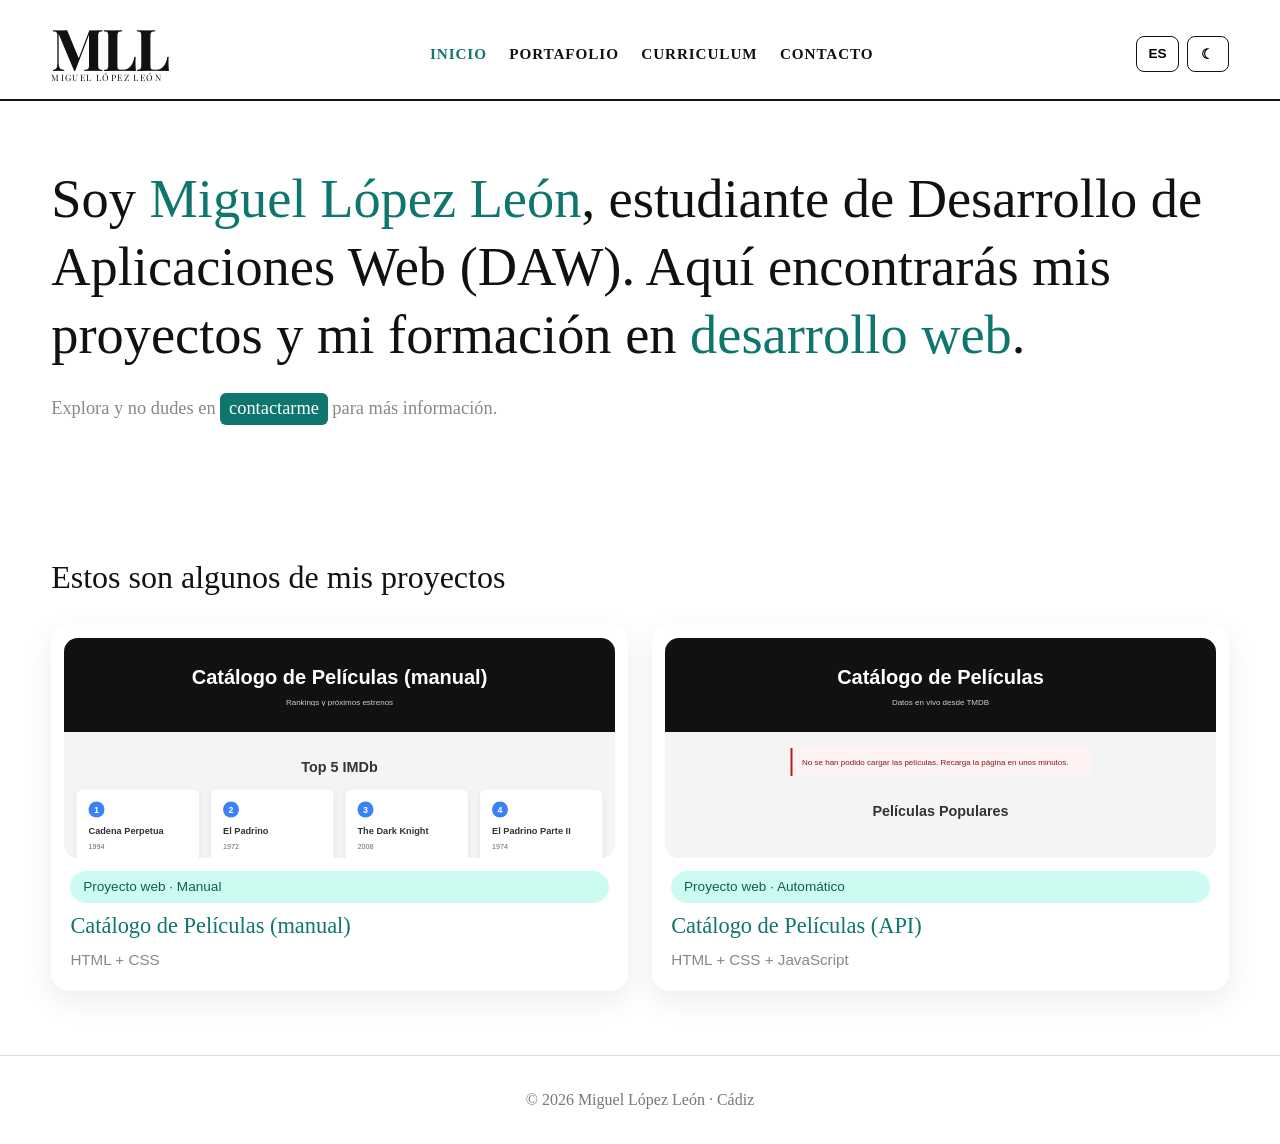
<file: index.html>
<!DOCTYPE html>
<html lang="es">
<head>
    <meta charset="UTF-8">
    <meta name="viewport" content="width=device-width, initial-scale=1.0">
    <title>Inicio | Miguel López León</title>
    <link rel="stylesheet" href="styles.css">
    <script>
        if (localStorage.getItem("tema") === "oscuro") {
            document.documentElement.classList.add("oscuro");
        }
    </script>
</head>
<body>

    <header>
        <div class="barra">
            <a href="index.html" class="logo">
                <span class="logo-letra">MLL</span>
                <span class="logo-nombre">MIGUEL LÓPEZ LEÓN</span>
            </a>
            <nav>
                <ul>
                    <li><a href="index.html" class="activo" data-i18n="nav-inicio">INICIO</a></li>
                    <li><a href="portafolio.html" data-i18n="nav-portafolio">PORTAFOLIO</a></li>
                    <li><a href="curriculum.html" data-i18n="nav-curriculum">CURRICULUM</a></li>
                    <li><a href="contacto.html" data-i18n="nav-contacto">CONTACTO</a></li>
                </ul>
            </nav>
            <div class="utiles">
                <button type="button" class="btn-util" id="btn-idioma">ES</button>
                <button type="button" class="btn-util" id="btn-tema">☾</button>
            </div>
        </div>
    </header>

    <main>
        <section class="hero">
            <h1>
                <span data-i18n="hero-1">Soy</span>
                <span class="naranja">Miguel López León</span><span data-i18n="hero-2">, estudiante de Desarrollo de Aplicaciones Web (DAW). Aquí encontrarás mis proyectos y mi formación en</span>
                <span class="naranja" data-i18n="hero-3">desarrollo web</span>.
            </h1>
            <p class="hero-texto">
                <span data-i18n="hero-4">Explora y no dudes en</span>
                <a href="contacto.html" class="btn-contacto" data-i18n="hero-btn">contactarme</a>
                <span data-i18n="hero-5">para más información.</span>
            </p>
        </section>

        <section class="trabajos">
            <h2 data-i18n="trabajos">Estos son algunos de mis proyectos</h2>
            <div class="grid-trabajos grid-dos">
                <a href="catalogo.html" class="tarjeta-link">
                    <article class="tarjeta">
                        <div class="preview">
                            <iframe src="catalogo.html" title="Vista previa catálogo manual"></iframe>
                        </div>
                        <p class="etiqueta">Proyecto web · Manual</p>
                        <h3>Catálogo de Películas (manual)</h3>
                        <p class="tecnologias">HTML + CSS</p>
                    </article>
                </a>
                <a href="catalogo-api.html" class="tarjeta-link">
                    <article class="tarjeta">
                        <div class="preview">
                            <iframe src="catalogo-api.html" title="Vista previa catálogo API"></iframe>
                        </div>
                        <p class="etiqueta">Proyecto web · Automático</p>
                        <h3>Catálogo de Películas (API)</h3>
                        <p class="tecnologias">HTML + CSS + JavaScript</p>
                    </article>
                </a>
            </div>
        </section>
    </main>

    <footer>
        <p>© 2026 Miguel López León · Cádiz</p>
    </footer>

    <script src="extra.js"></script>
</body>
</html>
</file>
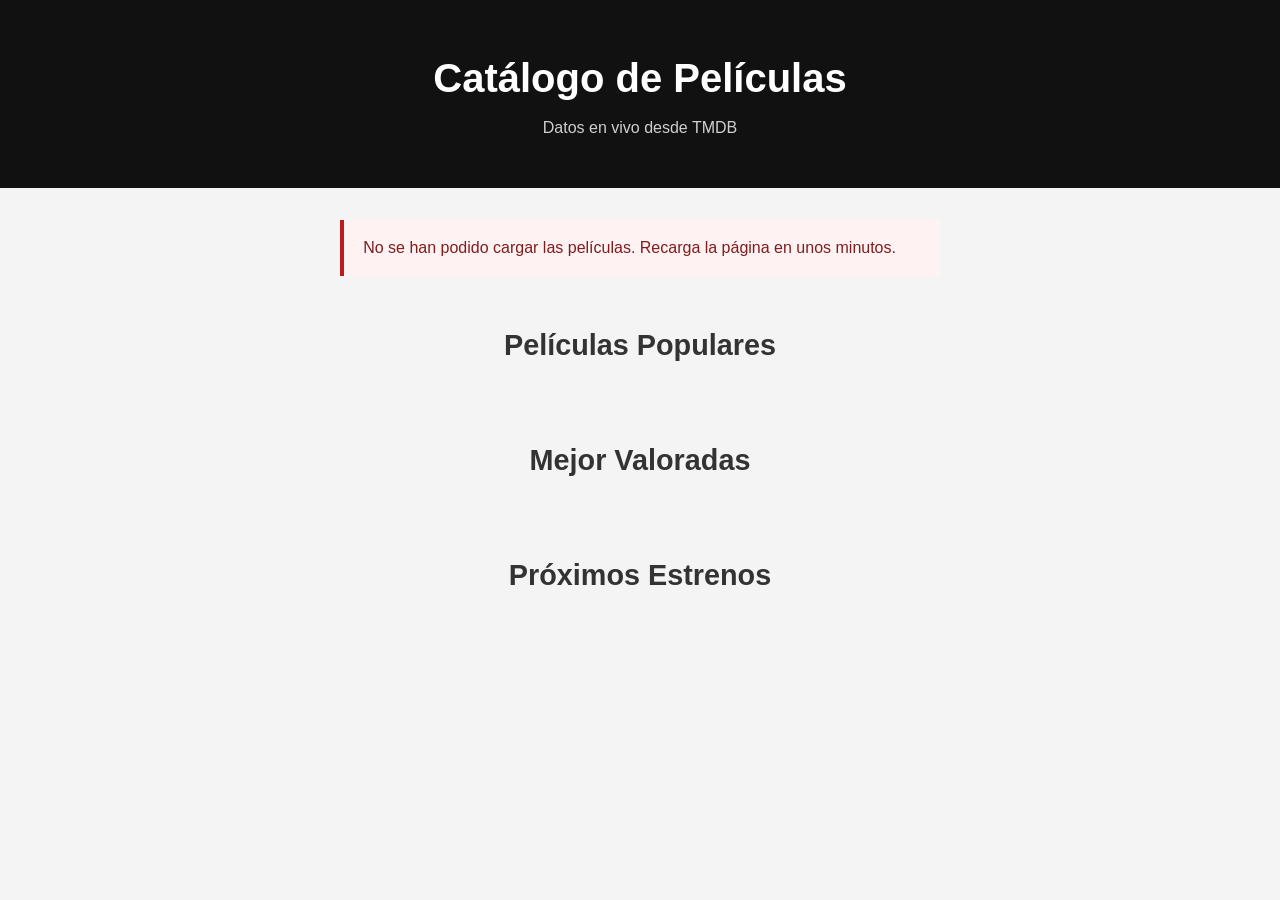
<file: catalogo-api.html>
<!DOCTYPE html>
<html lang="es">
<head>
    <meta charset="UTF-8">
    <meta name="viewport" content="width=device-width, initial-scale=1.0">
    <title>Catálogo de Películas (API)</title>
    <link rel="stylesheet" href="catalogo.css">
</head>
<body>
    <header>
        <h1>Catálogo de Películas</h1>
        <p>Datos en vivo desde TMDB</p>
    </header>
    <main>
        <section class="ranking">
            <h2>Películas Populares</h2>
            <div class="grid" id="populares"></div>
        </section>
        <section class="ranking">
            <h2>Mejor Valoradas</h2>
            <div class="grid" id="valoradas"></div>
        </section>
        <section class="ranking">
            <h2>Próximos Estrenos</h2>
            <div class="grid" id="estrenos"></div>
        </section>
    </main>
    <script src="catalogo-api.js"></script>
</body>
</html>
</file>
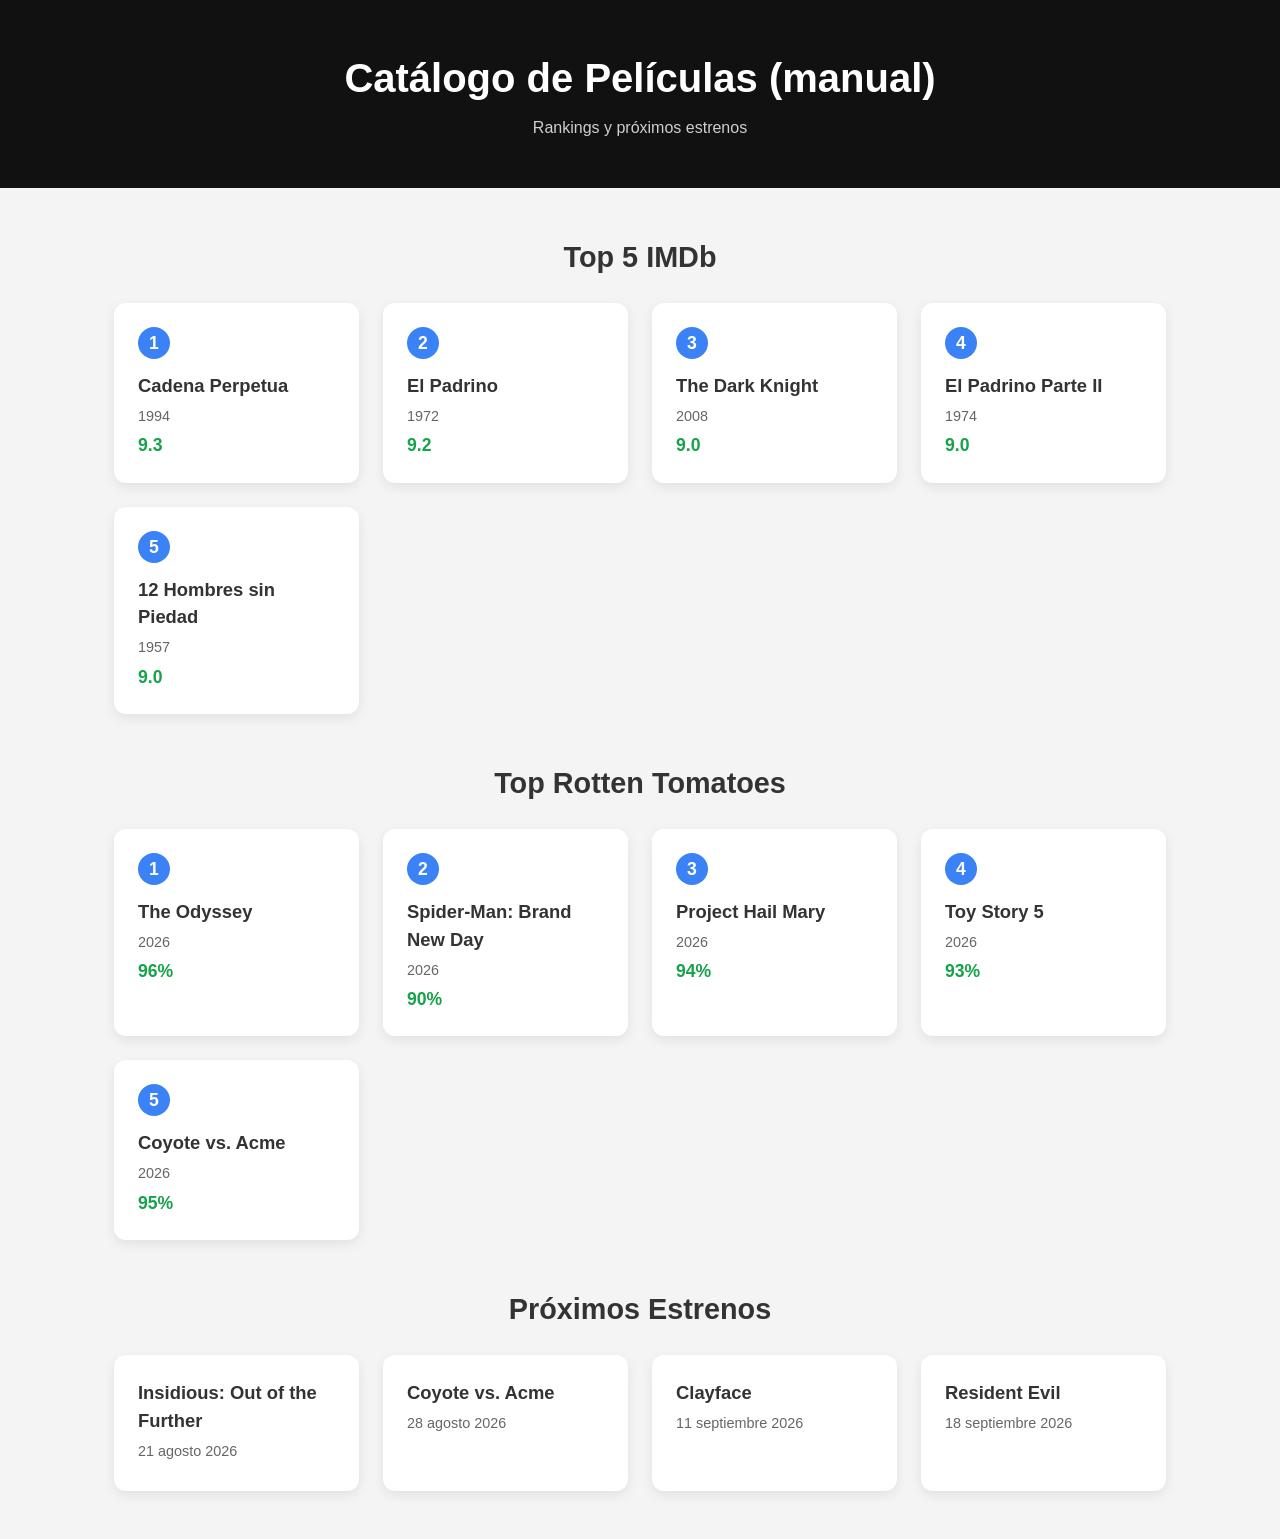
<file: catalogo.html>
<!DOCTYPE html>
<html lang="es">
<head>
    <meta charset="UTF-8">
    <meta name="viewport" content="width=device-width, initial-scale=1.0">
    <title>Catálogo de Películas (manual)</title>
    <link rel="stylesheet" href="catalogo.css">
</head>
<body>
    <header>
        <h1>Catálogo de Películas (manual)</h1>
        <p>Rankings y próximos estrenos</p>
    </header>
    <main>
        <section class="ranking">
            <h2>Top 5 IMDb</h2>
            <div class="grid">
                <article class="pelicula"><span class="posicion">1</span><h3>Cadena Perpetua</h3><p class="anio">1994</p><p class="nota">9.3</p></article>
                <article class="pelicula"><span class="posicion">2</span><h3>El Padrino</h3><p class="anio">1972</p><p class="nota">9.2</p></article>
                <article class="pelicula"><span class="posicion">3</span><h3>The Dark Knight</h3><p class="anio">2008</p><p class="nota">9.0</p></article>
                <article class="pelicula"><span class="posicion">4</span><h3>El Padrino Parte II</h3><p class="anio">1974</p><p class="nota">9.0</p></article>
                <article class="pelicula"><span class="posicion">5</span><h3>12 Hombres sin Piedad</h3><p class="anio">1957</p><p class="nota">9.0</p></article>
            </div>
        </section>
        <section class="ranking">
            <h2>Top Rotten Tomatoes</h2>
            <div class="grid">
                <article class="pelicula"><span class="posicion">1</span><h3>The Odyssey</h3><p class="anio">2026</p><p class="nota">96%</p></article>
                <article class="pelicula"><span class="posicion">2</span><h3>Spider-Man: Brand New Day</h3><p class="anio">2026</p><p class="nota">90%</p></article>
                <article class="pelicula"><span class="posicion">3</span><h3>Project Hail Mary</h3><p class="anio">2026</p><p class="nota">94%</p></article>
                <article class="pelicula"><span class="posicion">4</span><h3>Toy Story 5</h3><p class="anio">2026</p><p class="nota">93%</p></article>
                <article class="pelicula"><span class="posicion">5</span><h3>Coyote vs. Acme</h3><p class="anio">2026</p><p class="nota">95%</p></article>
            </div>
        </section>
        <section class="ranking">
            <h2>Próximos Estrenos</h2>
            <div class="grid">
                <article class="pelicula"><h3>Insidious: Out of the Further</h3><p class="anio">21 agosto 2026</p></article>
                <article class="pelicula"><h3>Coyote vs. Acme</h3><p class="anio">28 agosto 2026</p></article>
                <article class="pelicula"><h3>Clayface</h3><p class="anio">11 septiembre 2026</p></article>
                <article class="pelicula"><h3>Resident Evil</h3><p class="anio">18 septiembre 2026</p></article>
            </div>
        </section>
    </main>
</body>
</html>
</file>
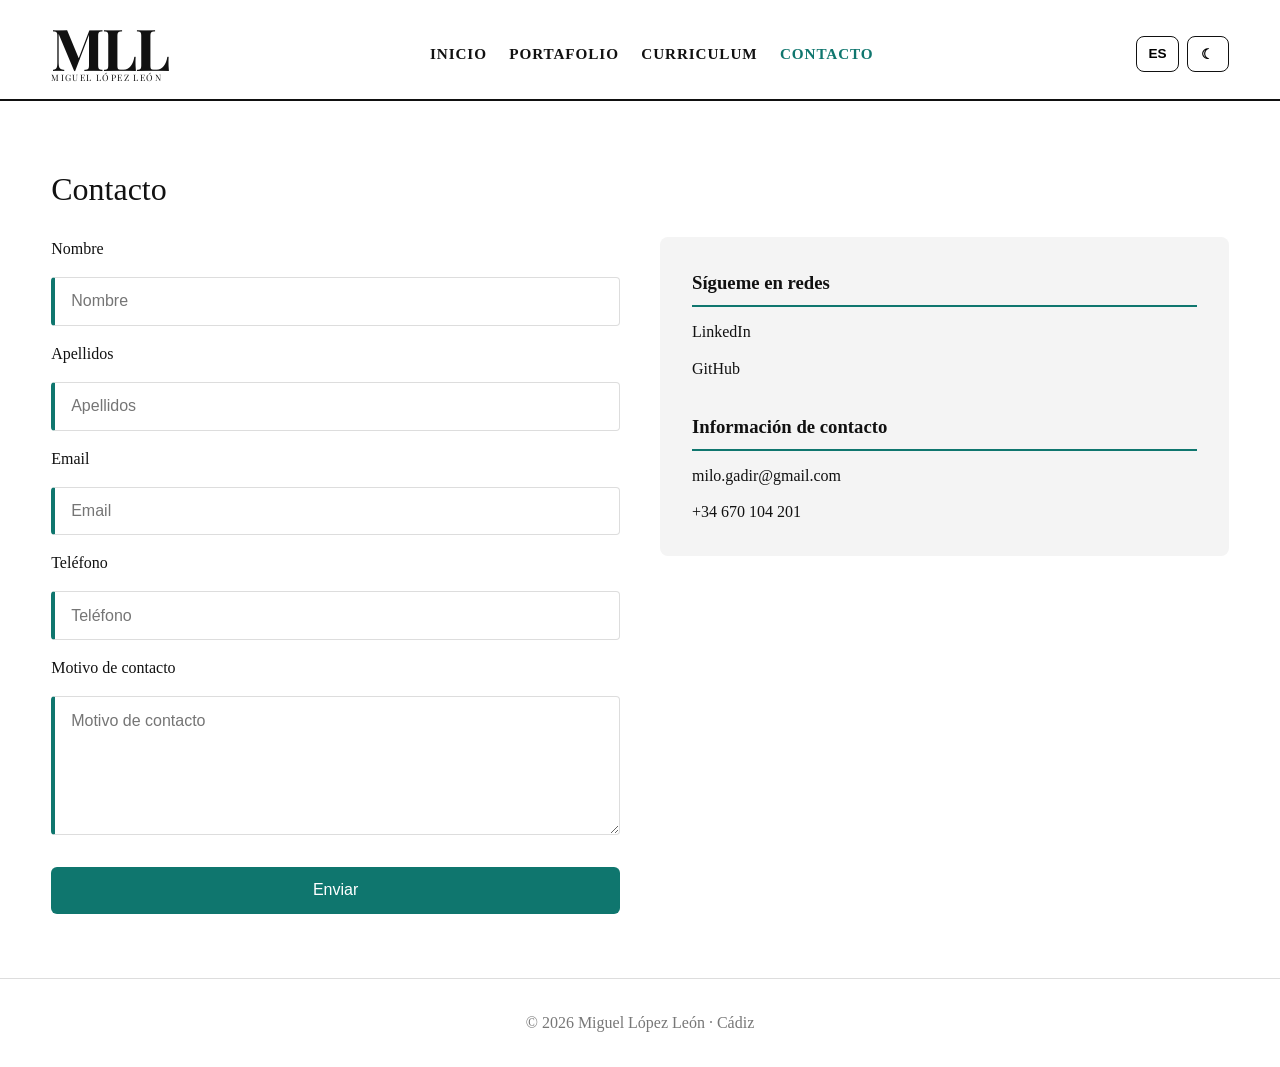
<file: contacto.html>
<!DOCTYPE html>
<html lang="es">
<head>
    <meta charset="UTF-8">
    <meta name="viewport" content="width=device-width, initial-scale=1.0">
    <title>Contacto | Miguel López León</title>
    <link rel="stylesheet" href="styles.css">
    <script>
        if (localStorage.getItem("tema") === "oscuro") {
            document.documentElement.classList.add("oscuro");
        }
    </script>
</head>
<body>
    <header>
        <div class="barra">
            <a href="index.html" class="logo">
                <span class="logo-letra">MLL</span>
                <span class="logo-nombre">MIGUEL LÓPEZ LEÓN</span>
            </a>
            <nav>
                <ul>
                    <li><a href="index.html" data-i18n="nav-inicio">INICIO</a></li>
                    <li><a href="portafolio.html" data-i18n="nav-portafolio">PORTAFOLIO</a></li>
                    <li><a href="curriculum.html" data-i18n="nav-curriculum">CURRICULUM</a></li>
                    <li><a href="contacto.html" class="activo" data-i18n="nav-contacto">CONTACTO</a></li>
                </ul>
            </nav>
            <div class="utiles">
                <button type="button" class="btn-util" id="btn-idioma">ES</button>
                <button type="button" class="btn-util" id="btn-tema">☾</button>
            </div>
        </div>
    </header>
    <main>
        <section id="contacto" class="contacto">
            <h2 data-i18n="contacto-titulo">Contacto</h2>
            <div class="contacto-grid">
                <form class="formulario" id="formulario">
                    <input type="hidden" name="access_key" value="bca43740-280f-452f-8e78-7fd8f1b93608">
                    <input type="hidden" name="subject" value="Nuevo mensaje desde el portafolio">
                    <input type="checkbox" name="botcheck" style="display:none" tabindex="-1" autocomplete="off">

                    <label for="nombre" data-i18n="ph-nombre">Nombre</label>
                    <input type="text" id="nombre" name="name" data-i18n-ph="ph-nombre" placeholder="Nombre" required>

                    <label for="apellidos" data-i18n="ph-apellidos">Apellidos</label>
                    <input type="text" id="apellidos" name="apellidos" data-i18n-ph="ph-apellidos" placeholder="Apellidos">

                    <label for="email" data-i18n="ph-email">Email</label>
                    <input type="email" id="email" name="email" data-i18n-ph="ph-email" placeholder="Email" required>

                    <label for="telefono" data-i18n="ph-telefono">Teléfono</label>
                    <input type="tel" id="telefono" name="telefono" data-i18n-ph="ph-telefono" placeholder="Teléfono">

                    <label for="motivo" data-i18n="ph-motivo">Motivo de contacto</label>
                    <textarea id="motivo" name="message" rows="6" data-i18n-ph="ph-motivo" placeholder="Motivo de contacto" required></textarea>

                    <p class="estado-form" id="estado-form" aria-live="polite"></p>
                    <button type="submit" data-i18n="enviar">Enviar</button>
                </form>
                <aside class="contacto-info">
                    <h3 data-i18n="redes">Sígueme en redes</h3>
                    <p><a href="https://linkedin.com/in/miguel-lópez-león-2a3794136/" target="_blank">LinkedIn</a></p>
                    <p><a href="https://github.com/milogades" target="_blank">GitHub</a></p>
                    <h3 data-i18n="info">Información de contacto</h3>
                    <p><a href="mailto:milo.gadir@gmail.com">milo.gadir@gmail.com</a></p>
                    <p><a href="tel:+34670104201">+34 670 104 201</a></p>
                </aside>
            </div>
        </section>
    </main>
    <footer>
        <p>© 2026 Miguel López León · Cádiz</p>
    </footer>
    <script src="extra.js"></script>
</body>
</html>
</file>
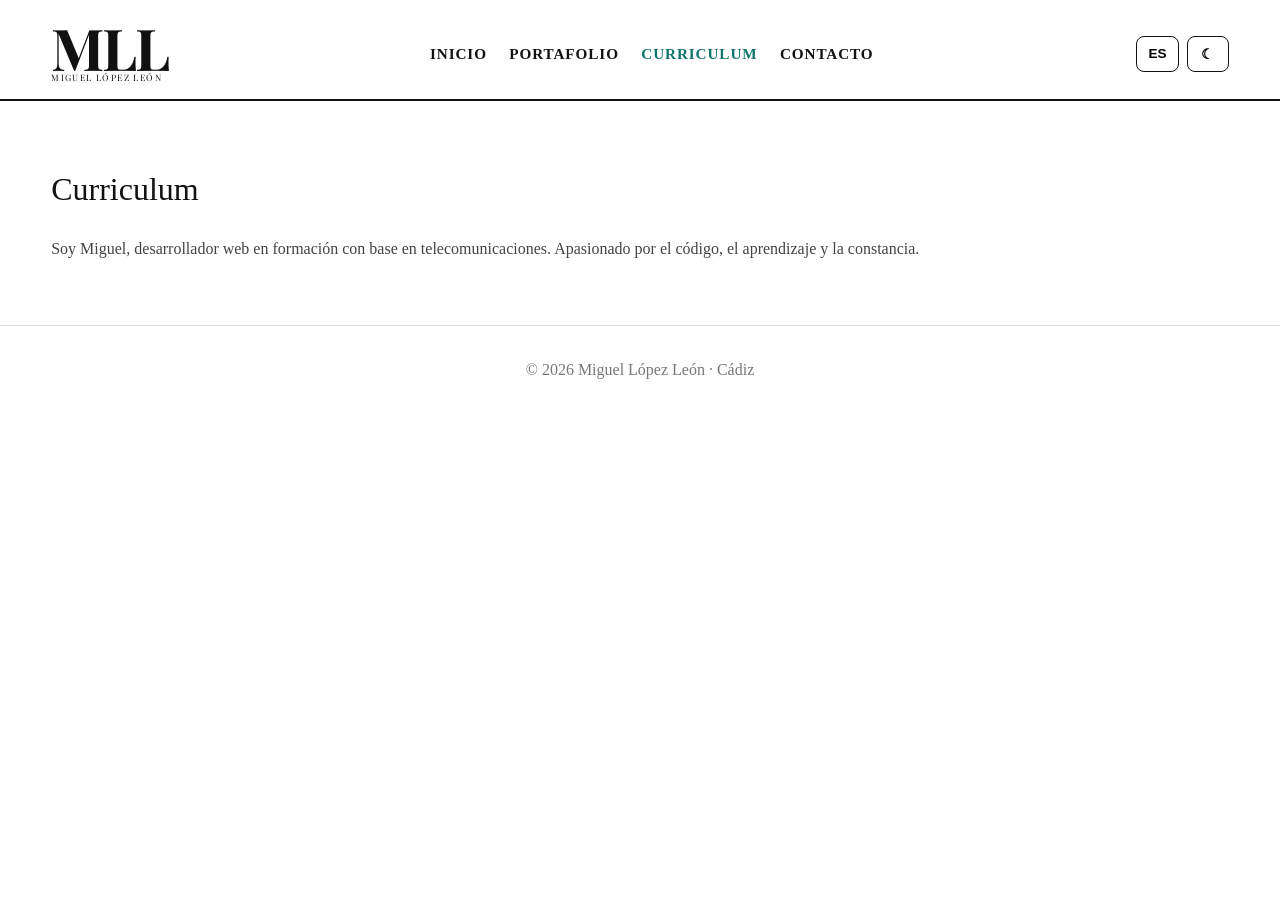
<file: curriculum.html>
<!DOCTYPE html>
<html lang="es">
<head>
    <meta charset="UTF-8">
    <meta name="viewport" content="width=device-width, initial-scale=1.0">
    <title>Curriculum | Miguel López León</title>
    <link rel="stylesheet" href="styles.css">
    <script>
        if (localStorage.getItem("tema") === "oscuro") {
            document.documentElement.classList.add("oscuro");
        }
    </script>
</head>
<body>
    <header>
        <div class="barra">
            <a href="index.html" class="logo">
                <span class="logo-letra">MLL</span>
                <span class="logo-nombre">MIGUEL LÓPEZ LEÓN</span>
            </a>
            <nav>
                <ul>
                    <li><a href="index.html" data-i18n="nav-inicio">INICIO</a></li>
                    <li><a href="portafolio.html" data-i18n="nav-portafolio">PORTAFOLIO</a></li>
                    <li><a href="curriculum.html" class="activo" data-i18n="nav-curriculum">CURRICULUM</a></li>
                    <li><a href="contacto.html" data-i18n="nav-contacto">CONTACTO</a></li>
                </ul>
            </nav>
            <div class="utiles">
                <button type="button" class="btn-util" id="btn-idioma">ES</button>
                <button type="button" class="btn-util" id="btn-tema">☾</button>
            </div>
        </div>
    </header>
    <main>
        <section id="curriculum">
            <h2 data-i18n="cv-titulo">Curriculum</h2>
            <p data-i18n="cv-texto">Soy Miguel, desarrollador web en formación con base en telecomunicaciones. Apasionado por el código, el aprendizaje y la constancia.</p>
        </section>
    </main>
    <footer>
        <p>© 2026 Miguel López León · Cádiz</p>
    </footer>
    <script src="extra.js"></script>
</body>
</html>
</file>
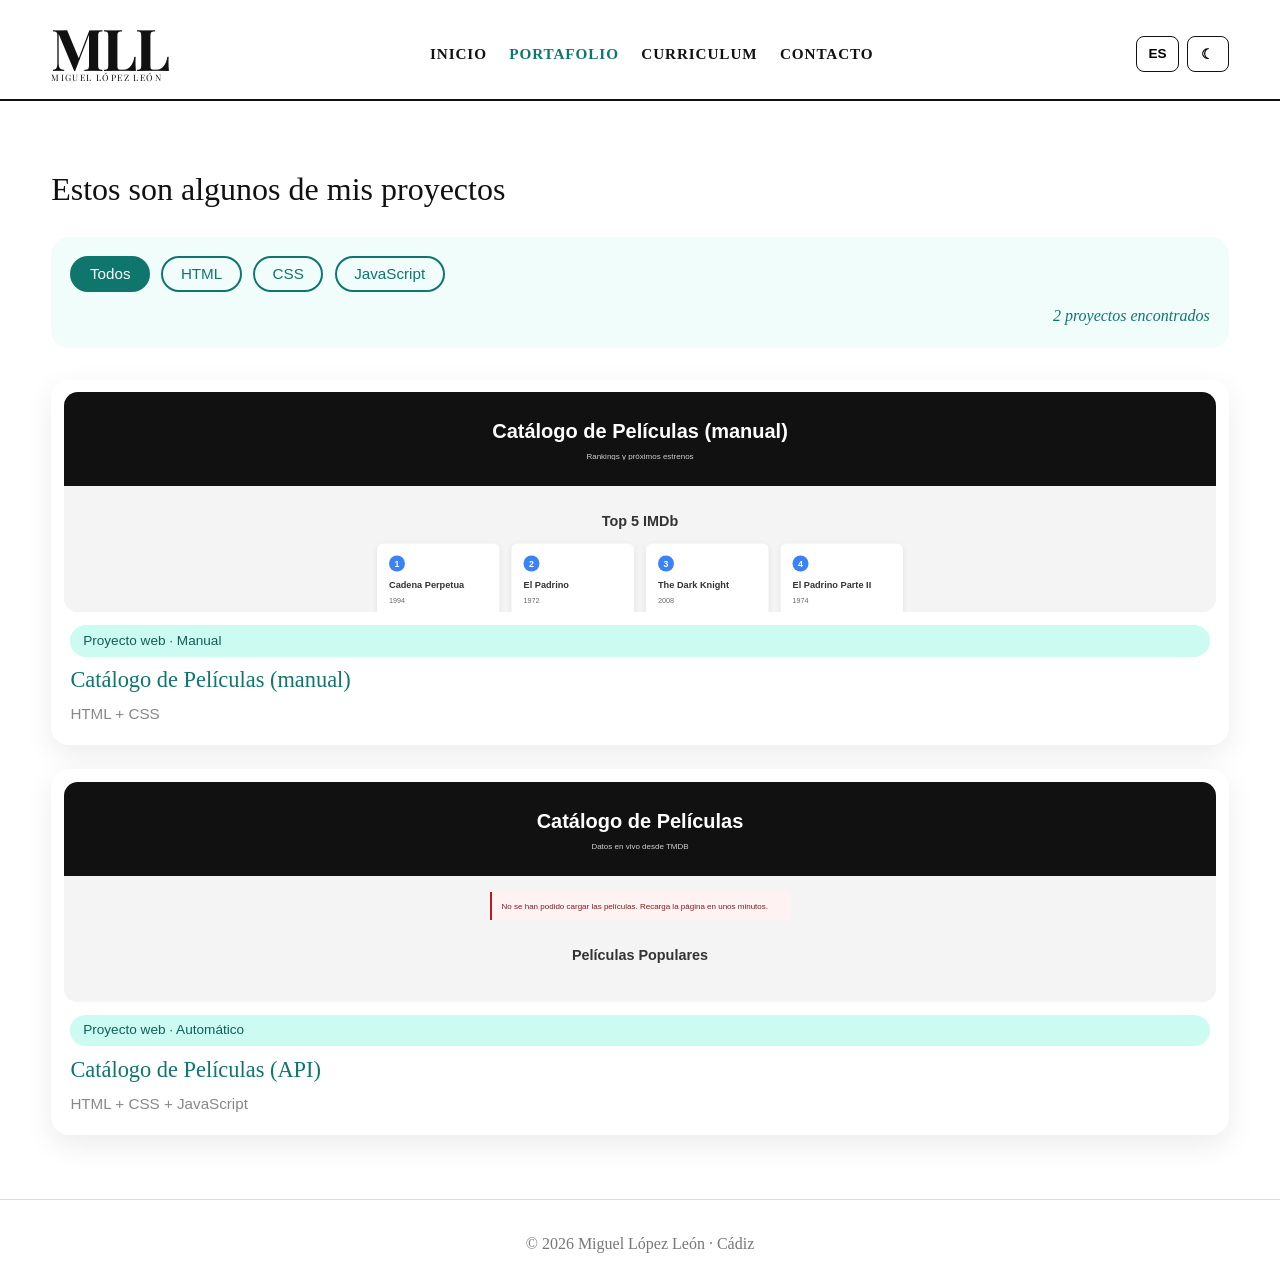
<file: portafolio.html>
<!DOCTYPE html>
<html lang="es">
<head>
    <meta charset="UTF-8">
    <meta name="viewport" content="width=device-width, initial-scale=1.0">
    <title>Portafolio | Miguel López León</title>
    <link rel="stylesheet" href="styles.css">
    <script>
        if (localStorage.getItem("tema") === "oscuro") {
            document.documentElement.classList.add("oscuro");
        }
    </script>
</head>
<body>
    <header>
        <div class="barra">
            <a href="index.html" class="logo">
                <span class="logo-letra">MLL</span>
                <span class="logo-nombre">MIGUEL LÓPEZ LEÓN</span>
            </a>
            <nav>
                <ul>
                    <li><a href="index.html" data-i18n="nav-inicio">INICIO</a></li>
                    <li><a href="portafolio.html" class="activo" data-i18n="nav-portafolio">PORTAFOLIO</a></li>
                    <li><a href="curriculum.html" data-i18n="nav-curriculum">CURRICULUM</a></li>
                    <li><a href="contacto.html" data-i18n="nav-contacto">CONTACTO</a></li>
                </ul>
            </nav>
            <div class="utiles">
                <button type="button" class="btn-util" id="btn-idioma">ES</button>
                <button type="button" class="btn-util" id="btn-tema">☾</button>
            </div>
        </div>
    </header>
    <main>
        <section class="trabajos">
            <h2 data-i18n="trabajos">Estos son algunos de mis proyectos</h2>
            <div class="caja-filtros">
                <div class="filtros">
                    <button class="filtro activo" data-filtro="todos" data-i18n="filtro-todos">Todos</button>
                    <button class="filtro" data-filtro="html">HTML</button>
                    <button class="filtro" data-filtro="css">CSS</button>
                    <button class="filtro" data-filtro="javascript">JavaScript</button>
                </div>
                <p class="contador" aria-live="polite"></p>
            </div>
            <div class="grid-trabajos">
                <a href="catalogo.html" class="tarjeta-link" data-tech="html css">
                    <article class="tarjeta">
                        <div class="preview">
                            <iframe src="catalogo.html" title="Vista previa catálogo manual" loading="lazy"></iframe>
                        </div>
                        <p class="etiqueta">Proyecto web · Manual</p>
                        <h3>Catálogo de Películas (manual)</h3>
                        <p class="tecnologias">HTML + CSS</p>
                    </article>
                </a>
                <a href="catalogo-api.html" class="tarjeta-link" data-tech="html css javascript">
                    <article class="tarjeta">
                        <div class="preview">
                            <iframe src="catalogo-api.html" title="Vista previa catálogo API" loading="lazy"></iframe>
                        </div>
                        <p class="etiqueta">Proyecto web · Automático</p>
                        <h3>Catálogo de Películas (API)</h3>
                        <p class="tecnologias">HTML + CSS + JavaScript</p>
                    </article>
                </a>
            </div>
        </section>
    </main>
    <footer>
        <p>© 2026 Miguel López León · Cádiz</p>
    </footer>
    <script src="filtros.js"></script>
    <script src="extra.js"></script>
</body>
</html>
</file>
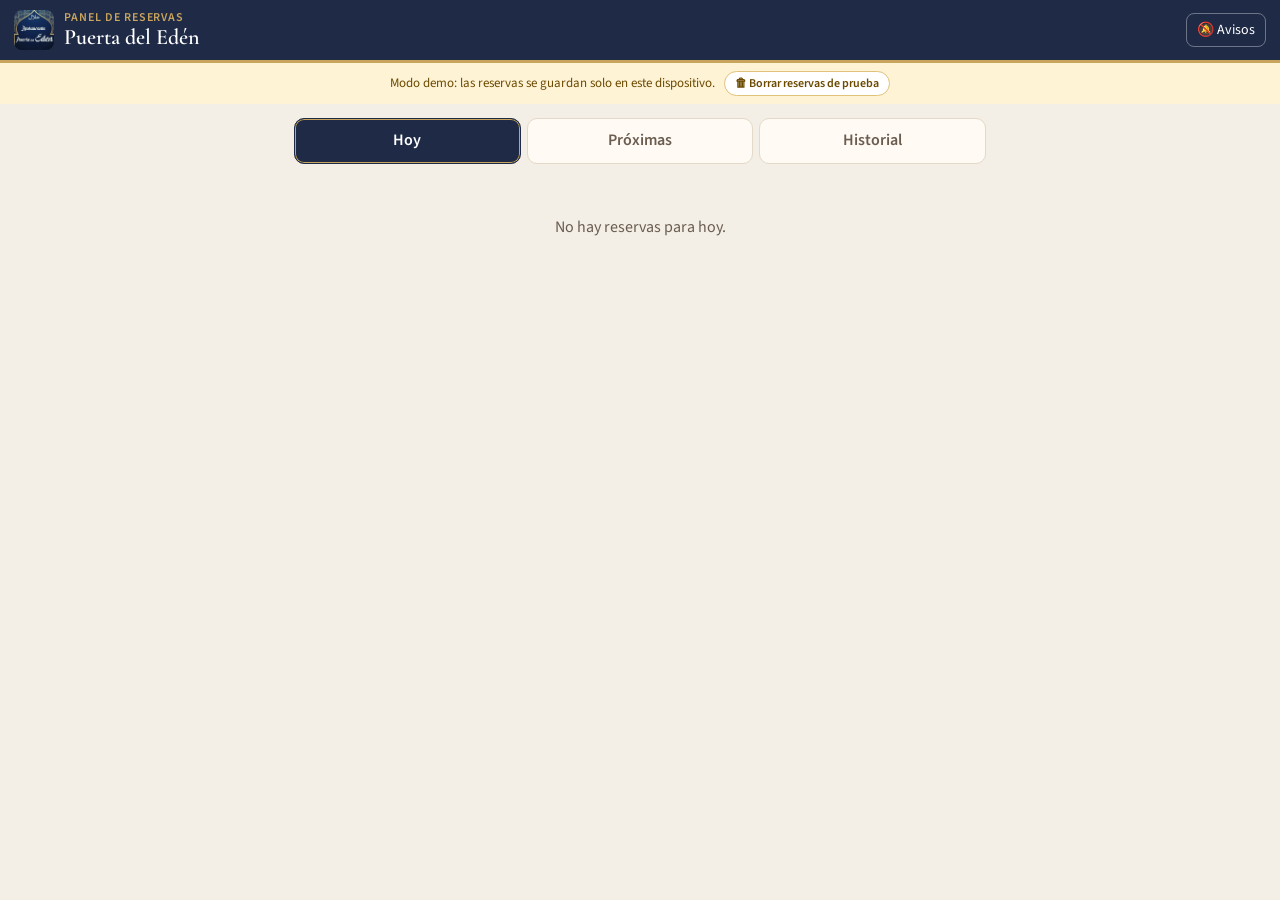
<file: puerta-eden/panel.html>
<!DOCTYPE html>
<html lang="es">
<head>
  <meta charset="UTF-8" />
  <meta name="viewport" content="width=device-width, initial-scale=1, viewport-fit=cover" />
  <meta name="robots" content="noindex, nofollow" />
  <title>Reservas · Puerta del Edén</title>
  <link rel="preconnect" href="https://fonts.googleapis.com" />
  <link href="https://fonts.googleapis.com/css2?family=Cormorant+Garamond:wght@600&family=Source+Sans+3:wght@400;500;600;700&display=swap" rel="stylesheet" />
  <style>
    :root { --navy: #1e2a46; --deep: #141c30; --gold: #c9a45c; --bg: #f4efe6; --paper: #fffaf3; --line: #e4d8c6; --ink: #1f1710; --muted: #6a5d50;
      --pend: #b26b00; --pend-bg: #fff3d6; --ok: #1b7a43; --ok-bg: #e3f5ea; --no: #8a8a8a; --no-bg: #eeeeee; }
    * { box-sizing: border-box; margin: 0; padding: 0; }
    body { font-family: "Source Sans 3", system-ui, sans-serif; background: var(--bg); color: var(--ink); line-height: 1.45; min-height: 100vh; }
    button { font: inherit; cursor: pointer; }
    .top { background: var(--navy); color: #fff; padding: 10px 14px; padding-top: calc(10px + env(safe-area-inset-top, 0px)); display: flex; align-items: center; gap: 10px; position: sticky; top: 0; z-index: 10; border-bottom: 3px solid var(--gold); }
    .top img { width: 40px; height: 40px; border-radius: 8px; object-fit: cover; }
    .top h1 { font-family: "Cormorant Garamond", Georgia, serif; font-size: 22px; font-weight: 600; flex: 1; line-height: 1.1; }
    .top h1 small { display: block; font-family: "Source Sans 3", sans-serif; font-size: 12px; color: var(--gold); letter-spacing: .08em; text-transform: uppercase; }
    .top .icon-btn { background: transparent; border: 1px solid rgba(255,255,255,.35); color: #fff; border-radius: 8px; padding: 6px 10px; font-size: 14px; }
    .demo { background: #fff3d6; color: #6b4a00; font-size: 13px; text-align: center; padding: 8px 12px; }
    .wrap { max-width: 720px; margin: 0 auto; padding: 14px; }
    .tabs { display: flex; gap: 6px; margin-bottom: 12px; }
    .tab { flex: 1; background: var(--paper); border: 1px solid var(--line); border-radius: 10px; padding: 10px 6px; font-weight: 600; color: var(--muted); }
    .tab.on { background: var(--navy); color: #fff; border-color: var(--navy); box-shadow: inset 0 0 0 1px var(--gold); }
    .tab .n { display: inline-block; min-width: 20px; padding: 0 6px; border-radius: 999px; background: var(--pend); color: #fff; font-size: 12px; margin-left: 4px; }
    .tab .n:empty { display: none; }
    .day { font-family: "Cormorant Garamond", Georgia, serif; font-size: 21px; color: var(--navy); margin: 16px 2px 8px; display: flex; justify-content: space-between; align-items: baseline; }
    .day span { font-family: "Source Sans 3", sans-serif; font-size: 13px; color: var(--muted); }
    .res { background: #fff; border: 1px solid var(--line); border-left: 5px solid var(--pend); border-radius: 12px; padding: 12px 14px; margin-bottom: 10px; }
    .res.confirmada { border-left-color: var(--ok); }
    .res.rechazada { border-left-color: var(--no); opacity: .65; }
    .row { display: flex; align-items: center; gap: 10px; }
    .hora { font-size: 24px; font-weight: 700; color: var(--navy); min-width: 64px; }
    .who { flex: 1; min-width: 0; }
    .who b { display: block; font-size: 17px; overflow-wrap: anywhere; }
    .who small { color: var(--muted); font-size: 14px; }
    .est { font-size: 12px; font-weight: 700; padding: 3px 8px; border-radius: 999px; text-transform: uppercase; letter-spacing: .04em; white-space: nowrap; }
    .est.pendiente { background: var(--pend-bg); color: var(--pend); }
    .est.confirmada { background: var(--ok-bg); color: var(--ok); }
    .est.rechazada { background: var(--no-bg); color: #555; }
    .nota { margin-top: 8px; background: var(--paper); border-radius: 8px; padding: 6px 10px; font-size: 14px; overflow-wrap: anywhere; }
    .acts { display: flex; flex-wrap: wrap; gap: 6px; margin-top: 10px; }
    .acts button, .acts a { flex: 1 1 auto; text-align: center; text-decoration: none; border-radius: 8px; padding: 9px 10px; font-weight: 600; font-size: 14px; border: 1px solid var(--line); background: var(--paper); color: var(--ink); }
    .acts .si { background: var(--ok); border-color: var(--ok); color: #fff; }
    .acts .no { color: #b42318; }
    .empty { text-align: center; color: var(--muted); padding: 40px 10px; }
    .err { background: #fde8e7; color: #b42318; border-radius: 8px; padding: 10px; margin-bottom: 10px; }
    .err:empty { display: none; }
    /* login */
    .login { max-width: 360px; margin: 40px auto; background: var(--paper); border: 1px solid var(--line); border-radius: 14px; padding: 22px; }
    .login h2 { font-family: "Cormorant Garamond", Georgia, serif; color: var(--navy); font-size: 26px; margin-bottom: 12px; }
    .login form { display: grid; gap: 10px; }
    .login input { padding: 12px; border: 1px solid var(--line); border-radius: 8px; font: inherit; background: #fff; }
    .login button { background: var(--navy); color: #fff; border: 0; border-radius: 8px; padding: 12px; font-weight: 600; }
    .vaciar { margin-left: 6px; background: #fff; border: 1px solid #e0c27a; color: #6b4a00; border-radius: 999px; padding: 3px 10px; font-size: 12px; font-weight: 600; }
    [hidden] { display: none !important; }
    .toast { position: fixed; left: 50%; bottom: calc(18px + env(safe-area-inset-bottom, 0px)); transform: translateX(-50%); background: var(--navy); color: #fff; padding: 10px 16px; border-radius: 999px; box-shadow: 0 6px 18px rgba(0,0,0,.25); font-weight: 600; z-index: 20; }
  </style>
</head>
<body>
  <header class="top">
    <img src="logo.jpg" alt="" />
    <h1><small>Panel de reservas</small>Puerta del Edén</h1>
    <button class="icon-btn" id="btnAvisos" type="button" title="Sonido al entrar una reserva">🔕 Avisos</button>
    <button class="icon-btn" id="btnSalir" type="button" hidden>Salir</button>
  </header>
  <div class="demo" id="demoBar" hidden>Modo demo: las reservas se guardan solo en este dispositivo. <button type="button" id="btnVaciar" class="vaciar">🗑 Borrar reservas de prueba</button></div>

  <section class="login" id="vLogin" hidden>
    <h2>Acceso restaurante</h2>
    <form id="fLogin">
      <input type="email" name="email" placeholder="Correo" required autocomplete="username" />
      <input type="password" name="password" placeholder="Contraseña" required autocomplete="current-password" />
      <p class="err" id="loginErr"></p>
      <button type="submit">Entrar</button>
    </form>
  </section>

  <main class="wrap" id="vPanel" hidden>
    <div class="tabs" role="tablist">
      <button class="tab on" data-v="hoy" type="button">Hoy <span class="n" id="nHoy"></span></button>
      <button class="tab" data-v="prox" type="button">Próximas <span class="n" id="nProx"></span></button>
      <button class="tab" data-v="todas" type="button">Historial</button>
    </div>
    <p class="err" id="panelErr"></p>
    <div id="lista"></div>
  </main>

  <script src="config.js"></script>
  <script src="reservas.js"></script>
  <script>
    const $ = s => document.querySelector(s);
    const cfg = window.RESERVAS_CONFIG;
    let vista = "hoy", reservas = [], pendientesAntes = null, avisos = false, audio = null;

    const hoyISO = () => { const d = new Date(); d.setMinutes(d.getMinutes() - d.getTimezoneOffset()); return d.toISOString().slice(0, 10); };
    const fechaLarga = iso => new Date(iso + "T12:00:00").toLocaleDateString("es-ES", { weekday: "long", day: "numeric", month: "long" });
    const fechaCorta = iso => iso.split("-").reverse().join("/");
    const esc = t => String(t ?? "").replace(/[&<>"']/g, c => ({ "&": "&amp;", "<": "&lt;", ">": "&gt;", '"': "&quot;", "'": "&#39;" }[c]));
    const telLink = t => (t.startsWith("+") ? t : "+34" + t);

    function toast(msg) {
      const t = document.createElement("div"); t.className = "toast"; t.textContent = msg;
      document.body.appendChild(t); setTimeout(() => t.remove(), 2200);
    }

    function pitido() {
      if (!avisos || !audio) return;
      [0, 0.25].forEach(delay => {
        const o = audio.createOscillator(), g = audio.createGain();
        o.frequency.value = 880; o.connect(g); g.connect(audio.destination);
        g.gain.setValueAtTime(0.25, audio.currentTime + delay);
        g.gain.exponentialRampToValueAtTime(0.001, audio.currentTime + delay + 0.2);
        o.start(audio.currentTime + delay); o.stop(audio.currentTime + delay + 0.22);
      });
    }

    function smsConfirmacion(r) {
      const texto = `Hola ${r.nombre}, te confirmamos tu reserva en ${cfg.restaurante} para ${r.personas} ${r.personas === "1" ? "persona" : "personas"} el ${fechaCorta(r.fecha)} a las ${r.hora}. ¡Te esperamos! Tel. ${cfg.telefono}`;
      return `sms:${telLink(r.telefono)}?&body=${encodeURIComponent(texto)}`;
    }

    function tarjeta(r) {
      const notaHTML = r.nota ? `<div class="nota">📝 ${esc(r.nota)}</div>` : "";
      let acciones = "";
      if (r.estado === "pendiente") {
        acciones = `<button class="si" data-a="confirmada" data-id="${esc(r.id)}">✓ Confirmar</button>
                    <button class="no" data-a="rechazada" data-id="${esc(r.id)}">✕ Rechazar</button>`;
      } else if (r.estado === "confirmada") {
        acciones = `<a href="${smsConfirmacion(r)}">💬 Enviar SMS de confirmación</a>
                    <button data-a="pendiente" data-id="${esc(r.id)}">Deshacer</button>`;
      } else {
        acciones = `<button data-a="pendiente" data-id="${esc(r.id)}">Deshacer</button>`;
      }
      return `<article class="res ${esc(r.estado)}">
        <div class="row">
          <div class="hora">${esc(r.hora)}</div>
          <div class="who"><b>${esc(r.nombre)}</b><small>${esc(r.personas)} pers. · ${esc(r.telefono)}</small></div>
          <span class="est ${esc(r.estado)}">${esc(r.estado)}</span>
        </div>
        ${notaHTML}
        <div class="acts"><a href="tel:${esc(telLink(r.telefono))}">📞 Llamar</a>${acciones}</div>
      </article>`;
    }

    function pintar() {
      const hoy = hoyISO();
      const pendHoy = reservas.filter(r => r.fecha === hoy && r.estado === "pendiente").length;
      const pendProx = reservas.filter(r => r.fecha > hoy && r.estado === "pendiente").length;
      $("#nHoy").textContent = pendHoy || "";
      $("#nProx").textContent = pendProx || "";
      document.title = (pendHoy + pendProx ? `(${pendHoy + pendProx}) ` : "") + "Reservas · Puerta del Edén";

      let lista = reservas;
      if (vista === "hoy") lista = reservas.filter(r => r.fecha === hoy);
      if (vista === "prox") lista = reservas.filter(r => r.fecha > hoy);
      if (vista === "todas") lista = [...reservas].reverse();

      if (!lista.length) {
        $("#lista").innerHTML = `<p class="empty">${vista === "hoy" ? "No hay reservas para hoy." : "No hay reservas."}</p>`;
        return;
      }
      const grupos = {};
      lista.forEach(r => (grupos[r.fecha] = grupos[r.fecha] || []).push(r));
      $("#lista").innerHTML = Object.entries(grupos).map(([f, rs]) => {
        const pers = rs.filter(r => r.estado !== "rechazada").reduce((n, r) => n + (parseInt(r.personas, 10) || 0), 0);
        return `<div class="day">${f === hoy ? "Hoy" : fechaLarga(f)} <span>${rs.length} ${rs.length === 1 ? "reserva" : "reservas"} · ${pers} pers.</span></div>` + rs.map(tarjeta).join("");
      }).join("");
    }

    async function cargar() {
      try {
        // Historial: todo; Hoy/Próximas: desde hoy
        reservas = await Reservas.listar(vista === "todas" ? null : hoyISO());
        $("#panelErr").textContent = "";
        const pend = reservas.filter(r => r.estado === "pendiente").length;
        if (pendientesAntes !== null && pend > pendientesAntes) { pitido(); toast("Nueva reserva"); }
        pendientesAntes = pend;
        pintar();
      } catch (e) {
        $("#panelErr").textContent = e.message;
      }
    }

    $("#lista").addEventListener("click", async e => {
      const b = e.target.closest("button[data-a]");
      if (!b) return;
      if (b.dataset.a === "rechazada" && !confirm("¿Rechazar esta reserva?")) return;
      b.disabled = true;
      try {
        await Reservas.cambiarEstado(b.dataset.id, b.dataset.a);
        pendientesAntes = null; // no pitar por un cambio propio
        await cargar();
        if (b.dataset.a === "confirmada") toast("Confirmada · avísale por SMS o llamada");
      } catch (err) { $("#panelErr").textContent = err.message; b.disabled = false; }
    });

    document.querySelectorAll(".tab").forEach(t => t.addEventListener("click", () => {
      document.querySelectorAll(".tab").forEach(x => x.classList.toggle("on", x === t));
      vista = t.dataset.v; pendientesAntes = null; cargar();
    }));

    $("#btnAvisos").addEventListener("click", () => {
      avisos = !avisos;
      if (avisos && !audio) audio = new (window.AudioContext || window.webkitAudioContext)();
      $("#btnAvisos").textContent = avisos ? "🔔 Avisos" : "🔕 Avisos";
      if (avisos) { pitido(); toast("Sonará al entrar una reserva"); }
    });

    async function mostrarPanel() {
      $("#vLogin").hidden = true; $("#vPanel").hidden = false;
      $("#btnSalir").hidden = Reservas.demo;
      await cargar();
      Reservas.escuchar(cargar);
      setInterval(cargar, 30000); // por si falla el aviso en tiempo real
      document.addEventListener("visibilitychange", () => { if (!document.hidden) cargar(); });
    }

    $("#fLogin").addEventListener("submit", async e => {
      e.preventDefault();
      const d = Object.fromEntries(new FormData(e.target));
      $("#loginErr").textContent = "";
      try { await Reservas.entrar(d.email, d.password); mostrarPanel(); }
      catch (err) { $("#loginErr").textContent = err.message; }
    });

    $("#btnVaciar").addEventListener("click", async () => {
      if (!confirm("¿Borrar todas las reservas de prueba de este dispositivo?")) return;
      Reservas.vaciarDemo(); pendientesAntes = null; await cargar(); toast("Reservas de prueba borradas");
    });

    $("#btnSalir").addEventListener("click", async () => { await Reservas.salir(); location.reload(); });

    (async () => {
      $("#demoBar").hidden = !Reservas.demo;
      try {
        const s = await Reservas.sesion();
        if (s) mostrarPanel(); else $("#vLogin").hidden = false;
      } catch (e) {
        $("#vLogin").hidden = false; $("#loginErr").textContent = e.message;
      }
    })();
  </script>
</body>
</html>
</file>
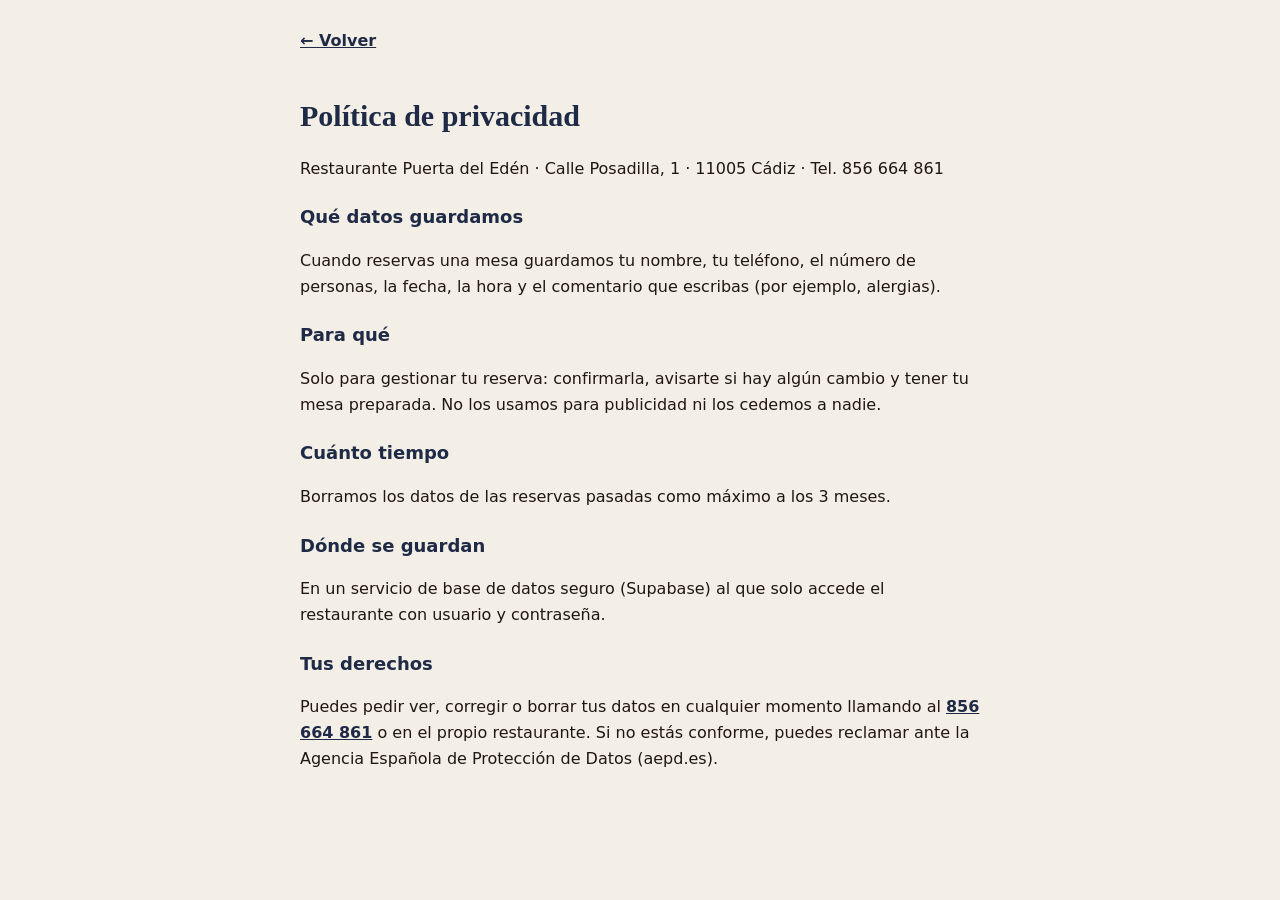
<file: puerta-eden/privacidad.html>
<!DOCTYPE html>
<html lang="es">
<head>
  <meta charset="UTF-8" />
  <meta name="viewport" content="width=device-width, initial-scale=1" />
  <meta name="robots" content="noindex, nofollow" />
  <title>Privacidad · Puerta del Edén</title>
  <style>
    body { font-family: system-ui, -apple-system, sans-serif; background: #f4efe6; color: #1f1710; line-height: 1.6; margin: 0; }
    main { max-width: 680px; margin: 0 auto; padding: 28px 20px 60px; }
    h1 { font-family: Georgia, serif; color: #1e2a46; font-size: 30px; margin-bottom: 4px; }
    h2 { color: #1e2a46; font-size: 18px; margin: 22px 0 6px; }
    a { color: #1e2a46; font-weight: 600; }
    .back { display: inline-block; margin-bottom: 18px; }
  </style>
</head>
<body>
  <main>
    <a class="back" href="index.html">← Volver</a>
    <h1>Política de privacidad</h1>
    <p>Restaurante Puerta del Edén · Calle Posadilla, 1 · 11005 Cádiz · Tel. 856 664 861</p>

    <h2>Qué datos guardamos</h2>
    <p>Cuando reservas una mesa guardamos tu nombre, tu teléfono, el número de personas, la fecha, la hora y el comentario que escribas (por ejemplo, alergias).</p>

    <h2>Para qué</h2>
    <p>Solo para gestionar tu reserva: confirmarla, avisarte si hay algún cambio y tener tu mesa preparada. No los usamos para publicidad ni los cedemos a nadie.</p>

    <h2>Cuánto tiempo</h2>
    <p>Borramos los datos de las reservas pasadas como máximo a los 3 meses.</p>

    <h2>Dónde se guardan</h2>
    <p>En un servicio de base de datos seguro (Supabase) al que solo accede el restaurante con usuario y contraseña.</p>

    <h2>Tus derechos</h2>
    <p>Puedes pedir ver, corregir o borrar tus datos en cualquier momento llamando al <a href="tel:+34856664861">856 664 861</a> o en el propio restaurante. Si no estás conforme, puedes reclamar ante la Agencia Española de Protección de Datos (aepd.es).</p>
  </main>
</body>
</html>
</file>
<file: styles.css>
@import url("https://fonts.googleapis.com/css2?family=Playfair+Display:wght@700&display=swap");

* {
    margin: 0;
    padding: 0;
    box-sizing: border-box;
}

body {
    font-family: Georgia, "Times New Roman", serif;
    background: #fff;
    color: #111;
    line-height: 1.5;
}

header {
    border-bottom: 2px solid #111;
}

.barra {
    width: 100%;
    max-width: none;
    margin: 0;
    padding: 1.5rem 4vw 1rem;
    display: flex;
    justify-content: space-between;
    align-items: center;
}

.logo {
    display: flex;
    flex-direction: column;
    align-items: flex-start;
    gap: 0.15rem;
    text-decoration: none;
    color: #111;
}

.logo-letra {
    font-family: "Playfair Display", Georgia, serif;
    font-size: 3.6rem;
    font-weight: 700;
    line-height: 0.8;
    letter-spacing: -0.04em;
}

.logo-nombre {
    font-family: "Playfair Display", Georgia, serif;
    font-size: 0.55rem;
    letter-spacing: 0.16em;
    line-height: 1.2;
    text-transform: uppercase;
    white-space: nowrap;
}

nav ul {
    list-style: none;
    display: flex;
    gap: 1.4rem;
}

nav a {
    text-decoration: none;
    color: #111;
    font-size: 0.95rem;
    font-weight: 700;
    letter-spacing: 0.06em;
}

nav a.activo,
nav a:hover {
    color: #0f766e;
}

.hero,
.trabajos,
#curriculum,
#contacto {
    width: 100%;
    max-width: none;
    margin: 0;
    padding: 4rem 4vw;
}

.hero h1 {
    font-size: clamp(2rem, 5vw, 3.4rem);
    font-weight: 500;
    line-height: 1.25;
    margin-bottom: 1.5rem;
}

.naranja {
    color: #0f766e;
}

.hero-texto {
    color: #888;
    font-size: 1.15rem;
}

.btn-contacto {
    display: inline-block;
    background: #0f766e;
    color: #fff;
    text-decoration: none;
    padding: 0.15rem 0.55rem;
    border-radius: 6px;
}

.btn-contacto:hover {
    background: #115e59;
}

.trabajos h2,
#curriculum h2,
#contacto h2 {
    font-size: 2rem;
    font-weight: 500;
    margin-bottom: 1.5rem;
}

.grid-trabajos {
    display: grid;
    grid-template-columns: 1fr;
    gap: 1.5rem;
}

.grid-dos {
    grid-template-columns: 1fr 1fr;
}

.tarjeta-link {
    text-decoration: none;
    color: inherit;
    display: block;
}

.tarjeta {
    background: #fff;
    border-radius: 18px;
    box-shadow: 0 10px 30px rgba(0, 0, 0, 0.08);
    overflow: hidden;
    padding-bottom: 1.2rem;
    transition: transform 0.3s ease, box-shadow 0.3s ease;
}

.tarjeta:hover {
    transform: translateY(-8px);
    box-shadow: 0 16px 35px rgba(0, 0, 0, 0.14);
}

.preview {
    height: 220px;
    margin: 0.8rem;
    border-radius: 14px;
    overflow: hidden;
    background: #f4f4f4;
}

.preview iframe {
    width: 200%;
    height: 400%;
    border: none;
    transform: scale(0.5);
    transform-origin: top left;
    pointer-events: none;
}

.etiqueta {
    margin: 0.8rem 1.2rem 0.4rem;
    background: #ccfbf1;
    color: #115e59;
    font-size: 0.85rem;
    font-family: Arial, Helvetica, sans-serif;
    padding: 0.35rem 0.8rem;
    border-radius: 999px;
}

.tarjeta h3 {
    margin: 0.4rem 1.2rem;
    color: #0f766e;
    font-size: 1.4rem;
    font-weight: 500;
}

.tecnologias {
    margin: 0.2rem 1.2rem 0;
    color: #888;
    font-family: Arial, Helvetica, sans-serif;
    font-size: 0.95rem;
}

#curriculum p,
#contacto p {
    color: #444;
}

footer {
    text-align: center;
    padding: 2rem;
    border-top: 1px solid #ddd;
    color: #777;
}

.caja-filtros {
    background: #f0fdfa;
    border-radius: 18px;
    padding: 1.2rem;
    margin-bottom: 2rem;
}

.filtros {
    display: flex;
    flex-wrap: wrap;
    gap: 0.7rem;
}

.filtro {
    background: transparent;
    border: 2px solid #0f766e;
    color: #0f766e;
    padding: 0.45rem 1.1rem;
    border-radius: 999px;
    cursor: pointer;
    font-size: 0.95rem;
}

.filtro.activo,
.filtro:hover {
    background: #0f766e;
    color: #fff;
}

.contador {
    text-align: right;
    color: #0f766e;
    margin-top: 0.8rem;
    font-style: italic;
}

.contacto-grid {
    display: grid;
    grid-template-columns: 1fr 1fr;
    gap: 2.5rem;
    align-items: start;
}

.formulario {
    display: flex;
    flex-direction: column;
    gap: 1rem;
}

.formulario input,
.formulario textarea {
    font-family: Arial, Helvetica, sans-serif;
    font-size: 1rem;
    padding: 0.9rem 1rem;
    border: 1px solid #ddd;
    border-left: 4px solid #0f766e;
    border-radius: 4px;
    outline: none;
}

.formulario input:focus,
.formulario textarea:focus {
    border-color: #0f766e;
}

.formulario button {
    background: #0f766e;
    color: #fff;
    border: none;
    padding: 0.9rem;
    font-size: 1rem;
    border-radius: 6px;
    cursor: pointer;
}

.formulario button:hover {
    background: #115e59;
}

.contacto-info {
    background: #f4f4f4;
    padding: 2rem;
    border-radius: 8px;
}

.contacto-info h3 {
    margin-bottom: 0.4rem;
    padding-bottom: 0.5rem;
    border-bottom: 2px solid #0f766e;
}

.contacto-info h3:not(:first-child) {
    margin-top: 2rem;
}

.contacto-info p {
    margin-top: 0.8rem;
}

.contacto-info a {
    color: #111;
    text-decoration: none;
}

.contacto-info a:hover {
    color: #0f766e;
}

.utiles {
    display: flex;
    align-items: center;
    gap: 0.5rem;
}

.btn-util {
    min-width: 42px;
    height: 36px;
    padding: 0 0.7rem;
    border: 1px solid #111;
    background: #fff;
    border-radius: 8px;
    cursor: pointer;
    font-weight: 700;
    font-size: 0.85rem;
}

.btn-util:hover {
    color: #0f766e;
    border-color: #0f766e;
}

html.oscuro {
    background: #111;
}

html.oscuro body {
    background: #111;
    color: #eee;
}

html.oscuro header {
    border-bottom-color: #333;
}

html.oscuro .logo,
html.oscuro nav a {
    color: #eee;
}

html.oscuro nav a.activo,
html.oscuro nav a:hover {
    color: #2dd4bf;
}

html.oscuro .naranja,
html.oscuro .tarjeta h3,
html.oscuro .contador,
html.oscuro .contacto-info a:hover {
    color: #2dd4bf;
}

html.oscuro .hero-texto {
    color: #aaa;
}

html.oscuro .btn-contacto,
html.oscuro .formulario button,
html.oscuro .filtro.activo,
html.oscuro .filtro:hover {
    background: #0f766e;
    color: #fff;
}

html.oscuro .btn-contacto:hover,
html.oscuro .formulario button:hover {
    background: #115e59;
}

html.oscuro .tarjeta {
    background: #1a1a1a;
    box-shadow: 0 10px 30px rgba(0, 0, 0, 0.4);
}

html.oscuro .caja-filtros,
html.oscuro .contacto-info {
    background: #1a1a1a;
}

html.oscuro .filtro {
    border-color: #2dd4bf;
    color: #2dd4bf;
}

html.oscuro .etiqueta {
    background: #115e59;
    color: #ccfbf1;
}

html.oscuro .formulario input,
html.oscuro .formulario textarea {
    background: #1a1a1a;
    color: #eee;
    border-color: #333;
    border-left-color: #0f766e;
}

html.oscuro .btn-util {
    background: #1a1a1a;
    color: #eee;
    border-color: #555;
}

html.oscuro footer {
    border-top-color: #333;
    color: #888;
}

@media (max-width: 800px) {
    .barra {
        flex-direction: column;
        gap: 1rem;
    }

    nav ul {
        flex-wrap: wrap;
        justify-content: center;
    }

    .grid-dos {
        grid-template-columns: 1fr;
    }

    .contacto-grid {
        grid-template-columns: 1fr;
    }

    .utiles {
        justify-content: center;
    }
}
</file>
<file: catalogo.css>
* {
    margin: 0;
    padding: 0;
    box-sizing: border-box;
}

body {
    font-family: Arial, Helvetica, sans-serif;
    background-color: #f4f4f4;
    color: #333;
    line-height: 1.5;
}

header {
    background-color: #111;
    color: white;
    text-align: center;
    padding: 3rem 1rem;
}

header h1 {
    font-size: 2.5rem;
    margin-bottom: 0.5rem;
}

header p {
    opacity: 0.8;
}

.ranking {
    max-width: 1100px;
    margin: 3rem auto;
    padding: 0 1.5rem;
}

.ranking h2 {
    font-size: 1.8rem;
    margin-bottom: 1.5rem;
    text-align: center;
}

.grid {
    display: grid;
    grid-template-columns: repeat(auto-fit, minmax(220px, 1fr));
    gap: 1.5rem;
}

.pelicula {
    background-color: white;
    border-radius: 12px;
    padding: 1.5rem;
    box-shadow: 0 4px 12px rgba(0, 0, 0, 0.08);
    transition: transform 0.3s ease, box-shadow 0.3s ease;
}

.pelicula:hover {
    transform: translateY(-5px);
    box-shadow: 0 8px 20px rgba(0, 0, 0, 0.12);
}

.posicion {
    display: inline-block;
    background-color: #3b82f6;
    color: white;
    font-weight: bold;
    font-size: 1.1rem;
    width: 32px;
    height: 32px;
    line-height: 32px;
    text-align: center;
    border-radius: 50%;
    margin-bottom: 0.8rem;
}

.pelicula h3 {
    font-size: 1.15rem;
    margin-bottom: 0.4rem;
}

.anio {
    color: #666;
    font-size: 0.9rem;
    margin-bottom: 0.3rem;
}

.nota {
    font-weight: bold;
    color: #16a34a;
    font-size: 1.1rem;
}

/* Aviso cuando la API no responde */
.error {
    max-width: 600px;
    margin: 2rem auto;
    padding: 1rem 1.2rem;
    border-left: 4px solid #b91c1c;
    background: #fef2f2;
    color: #7f1d1d;
}
</file>
